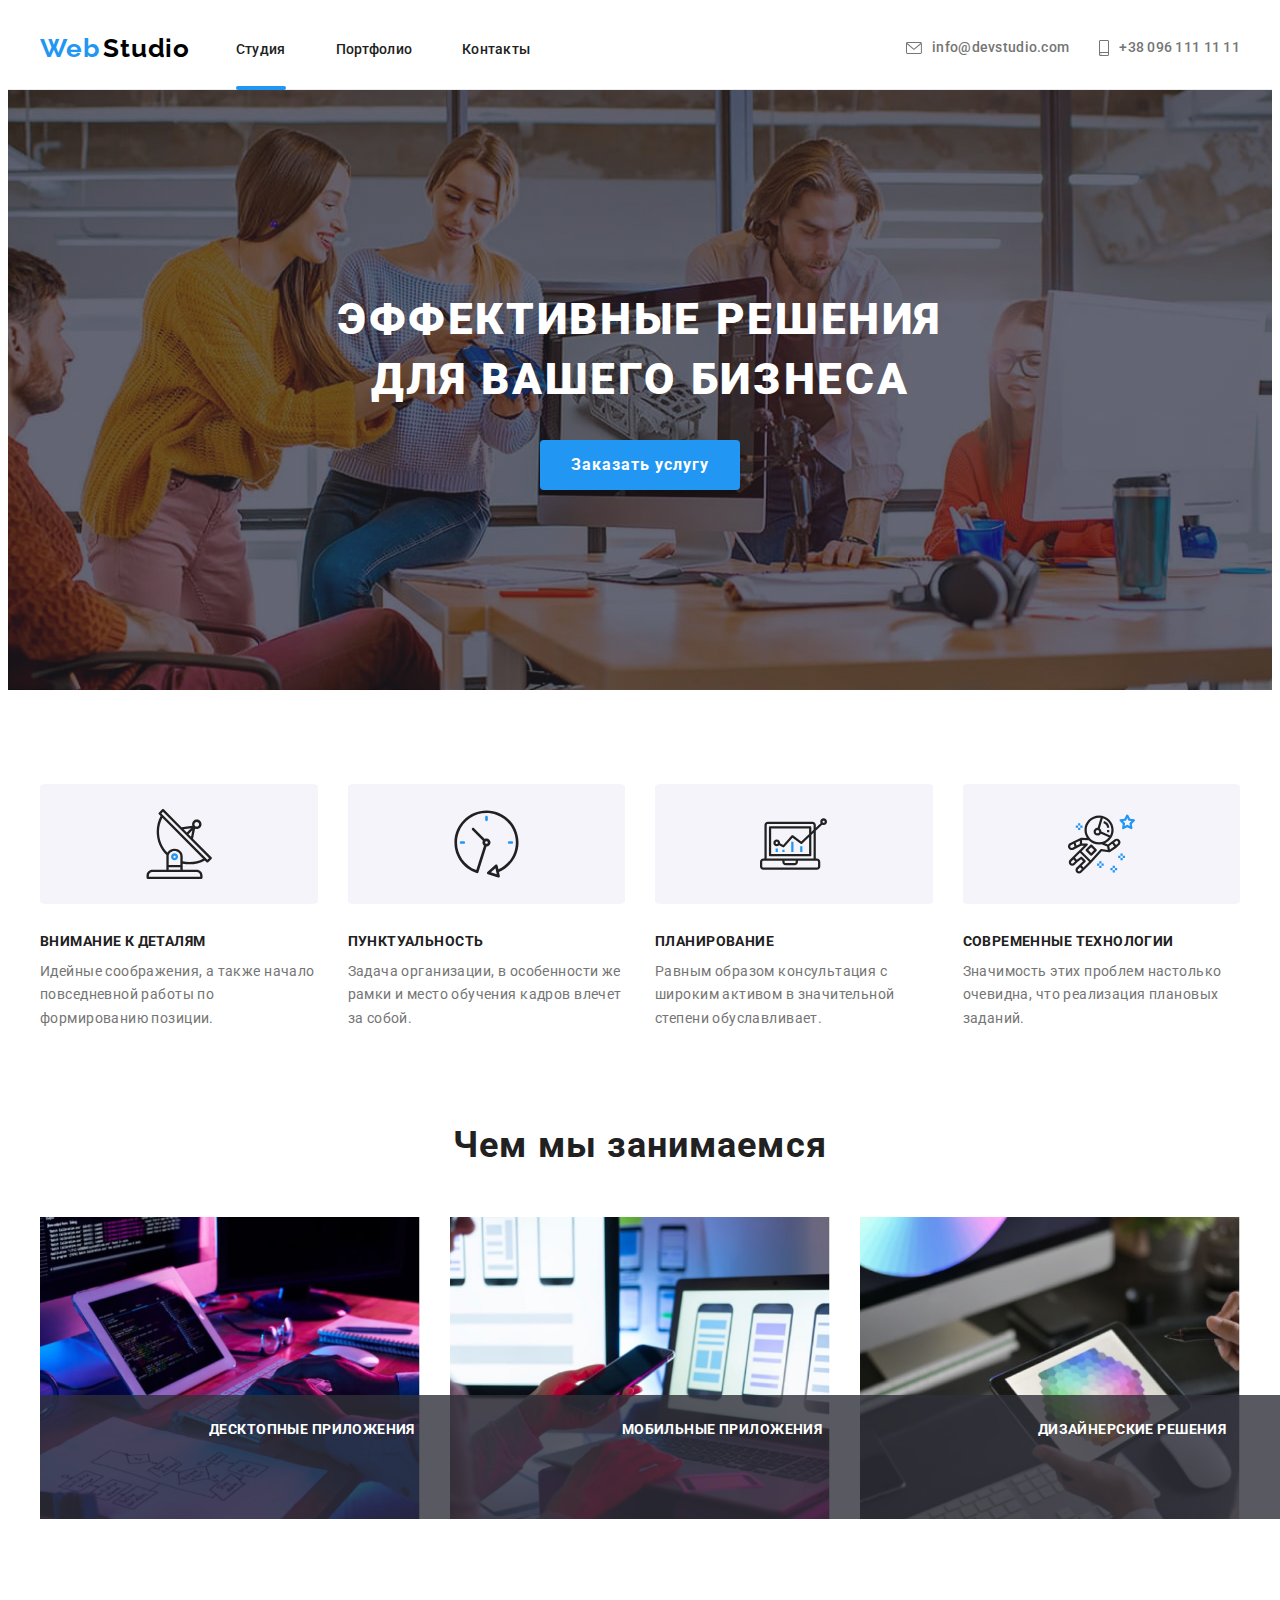
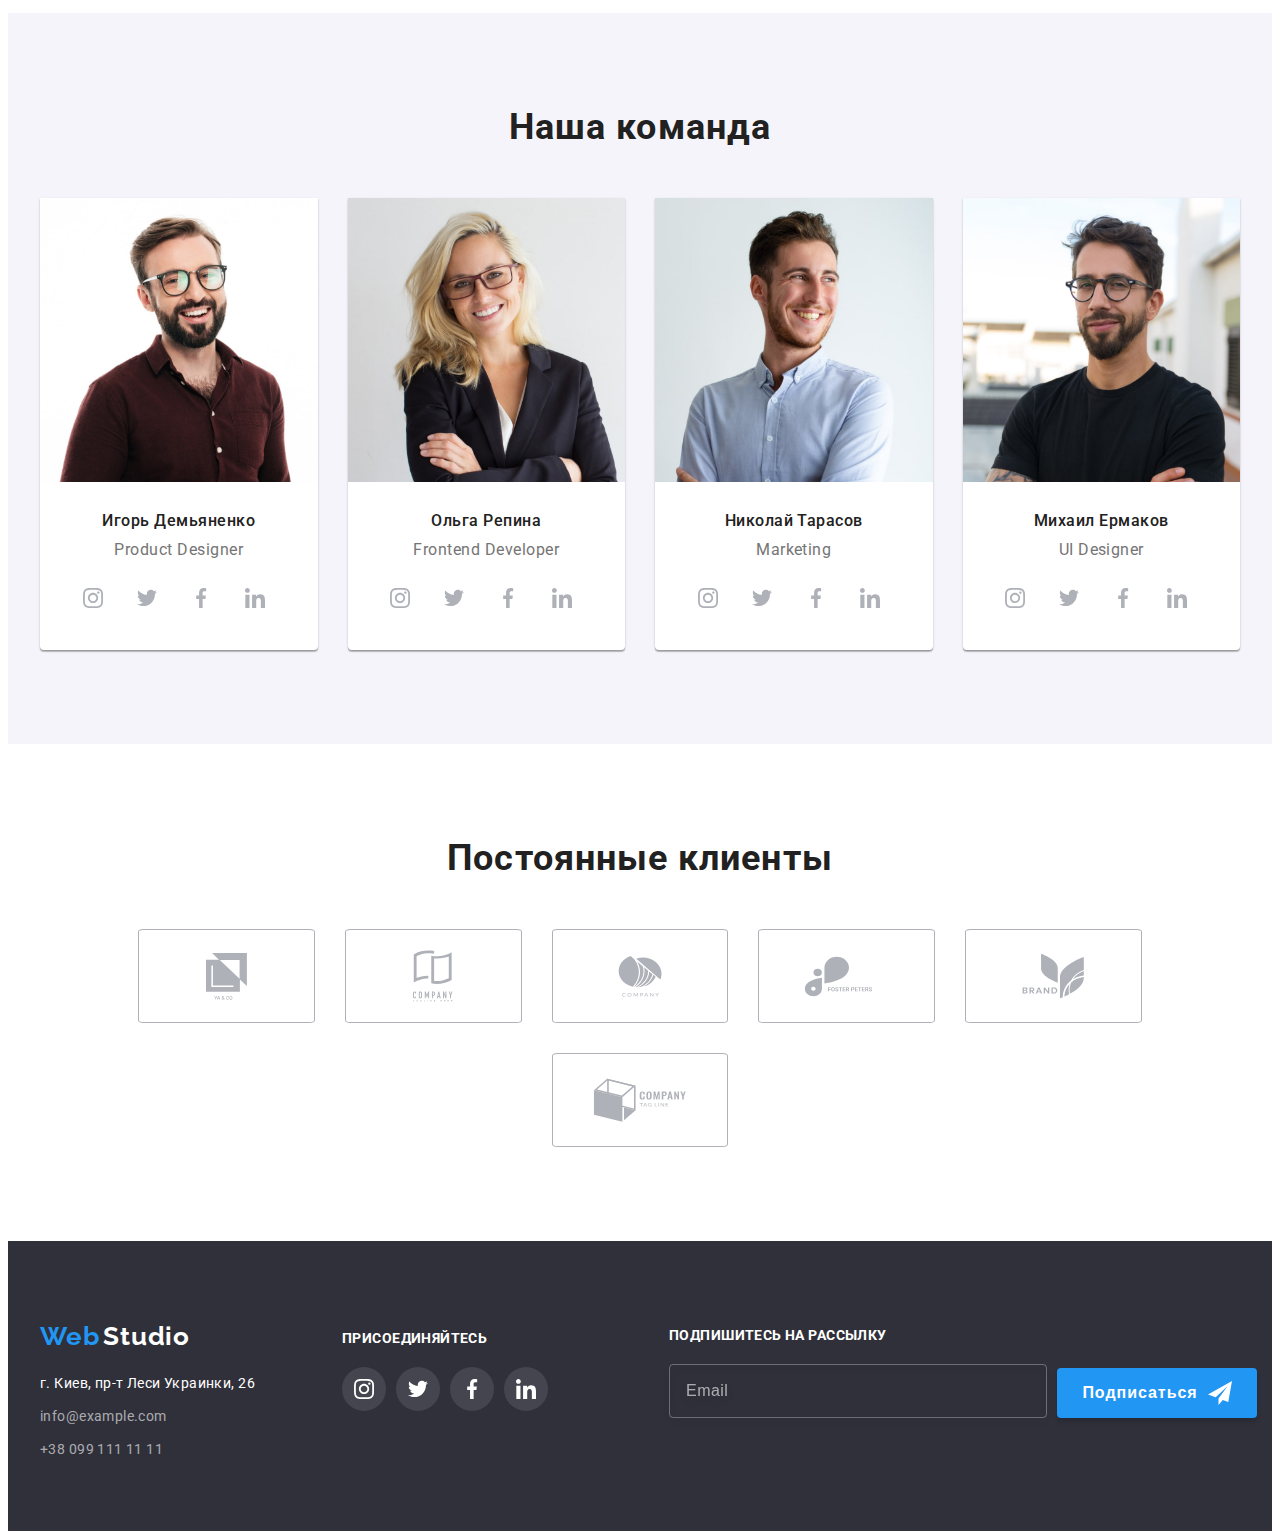
<file: index.html>
<!DOCTYPE html>
<html lang="ru">

<head>
    <meta charset="UTF-8">
    <meta http-equiv="X-UA-Compatible" content="IE=edge">
    <meta name="viewport" content="width=device-width, initial-scale=1.0">
    <link rel="preconnect" href="https://fonts.googleapis.com">
    <link rel="preconnect" href="https://fonts.gstatic.com" crossorigin>
    <link
        href="https://fonts.googleapis.com/css2?family=Raleway:wght@700&family=Roboto:wght@400;500;700;900&display=swap"
        rel="stylesheet">
    <title>WebStudio</title>
    <link rel="stylesheet" href="https://cdnjs.cloudflare.com/ajax/libs/modern-normalize/1.1.0/modern-normalize.min.css"
        integrity="sha512-wpPYUAdjBVSE4KJnH1VR1HeZfpl1ub8YT/NKx4PuQ5NmX2tKuGu6U/JRp5y+Y8XG2tV+wKQpNHVUX03MfMFn9Q=="
        crossorigin="anonymous" referrerpolicy="no-referrer" />
    <link rel="stylesheet" href="./css/main.min.css">
</head>

<body>

<header class="header">
    <div class="container">
            <div class="logo-container">
            <a class="logo link" href="/"><span class="logo__web">Web</span> <span
                    class="logo__studio">Studio</span></a>
            </div>
            <div class="nav-container">
            <nav class="nav">
                <ul class="nav__list list">
                    <li class="nav__item"><a href="#studio" class="nav__link link current">Студия</a></li>
                    <li class="nav__item"><a href="./portfolio.html" class="nav__link link">Портфолио</a></li>
                    <li class="nav__item"><a href="#contaсts" class="nav__link link">Контакты</a></li>
                </ul>
            </nav>
            </div>
            <div class="contacts">
                <ul class="contacts__list list">
                    <li class="contacts__item-connect"><a href="mailto:info@devstudio.com"
                            class="contacts__link-mail link">
                            <svg class="contacts__icon" width="16" height="12">
                                <use href="./img/icon.svg#icon-maill"></use>
                            </svg>info@devstudio.com</a></li>
                    <li class="contacts__item-connect"><a href="tel:+380961111111" 
                        class="contacts__link-tel link">
                        <svg class="contacts__icon" width="10" height="16">
                        <use href="./img/icon.svg#icon-smartphone"></use>
                    </svg>+38 096 111 11 11</a></li>
                </ul>
            <div>
                <button type="button" class="menu-open-btn">
                    <svg class="menu-open-btn-icon" width="40" height="40">
                        <use href="./img/icon.svg#icon-menu_40px"></use>
                    </svg></button>
            </div>
        </div>
        <div class="mob-menu is-hidden">
            <div class="container">
                <div class="mob-menu-top">
                    <button type="button" class="mob-menu-close-btn">
                        <svg class="mob-menu-close-icon" width="40" height="40">
                    <use href="./img/icon.svg#icon-close-black-18dp"></use>
                    </svg></button>
                <ul class="mob-menu__list list">
                    <li class="mob-menu__item"><a href="#studio" class="mob-menu__link link current-mob">Студия</a></li>
                    <li class="mob-menu__item"><a href="./portfolio.html" class="mob-menu__link link">Портфолио</a></li>
                    <li class="mob-menu__item"><a href="#contaсts" class="mob-menu__link link">Контакты</a></li>
                </ul>
                </div>
                <div class="mob-menu-bottom">
                <div class="mob-connect">
                    <ul class="mob-connect__list list">
                        <li class="mob-connect__item-call"><a href="tel:+380961111111" 
                            class="mob-connect__item-tel link">+38 096 111 11 11</a></li>
                        <li class="mob-connect__item-connect"><a href="mailto:info@devstudio.com"
                            class="mob-connect__link-mail link">info@devstudio.com</a></li>
                    </ul>
                </div>
                <ul class="mob-soc list">
                    <li class="mob-soc__item"><a href="" class="mob-soc__link count link">Instagram</a></li>
                    <li class="mob-soc__item"><a href="" class="mob-soc__link count link">Twitter</a></li>
                    <li class="mob-soc__item"><a href="" class="mob-soc__link count link">Facebook</a></li>
                    <li class="mob-soc__item"><a href="" class="mob-soc__link link">LinkedIn</a></li>
                </ul>
                </div>
            </div>
        </div>
    </div>
</header>
<main>
    <section id="studio" class="studio">
            <div class="studio-content">
                <h1 class="studio-content__title">Эффективные решения для вашего бизнеса</h1>
            </div>    
                <button type="button" class="studio-content__btn" data-modal-open>Заказать услугу</button>
    </section>
    <section class="benefits">
            <div class="container">
                <h2 class="benefits__company">Преимущества компании</h2>
                <ul class="card-list list">
                    <li class="card-list__item">
                        <div class="card-list__image">
                        <svg class="card-list__icon" width="70" height="70">
                            <use href="./img/icon.svg#icon-Group-1"></use>
                        </svg>
                        </div>
                        <h3 class="card-list__title">Внимание к деталям</h3>
                        <p class="card-list__text">Идейные соображения, а также начало повседневной работы по формированию
                            позиции.</p>
                    </li>
                    <li class="card-list__item">
                        <div class="card-list__image">
                            <svg class="card-list__icon" width="67" height="70">
                                <use href="./img/icon.svg#icon-Group-2"></use>
                            </svg>
                        </div>
                        <h3 class="card-list__title">Пунктуальность</h3>
                        <p class="card-list__text">Задача организации, в особенности же рамки и место обучения кадров
                            влечет за
                            собой.</p>
                    </li>
                    <li class="card-list__item">
                        <div class="card-list__image">
                            <svg class="card-list__icon" width="67" height="70">
                                <use href="./img/icon.svg#icon-Group-3"></use>
                            </svg>
                        </div>
                        <h3 class="card-list__title">Планирование</h3>
                        <p class="card-list__text">Равным образом консультация с широким активом в значительной степени
                            обуславливает.</p>
                    </li>
                    <li class="card-list__item">
                        <div class="card-list__image">
                            <svg class="card-list__icon" width="67" height="70">
                                <use href="./img/icon.svg#icon-Group-4"></use>
                            </svg>
                        </div>
                        <h3 class="card-list__title">Современные технологии</h3>
                        <p class="card-list__text">Значимость этих проблем настолько очевидна, что реализация плановых
                            заданий.
                        </p>
                    </li>
                </ul>
            </div>
    </section>
    <section class="about">
            <div class="container">
                <h2 class="title__section">Чем мы занимаемся</h2>
                <ul class="work-list list">
                    <li class="work-list__item">
                        <img srcset="
                        ./img/doing1x075.jpg 279w, 
                        ./img/doing1.jpg 370w,
                        ./img/doing1x15.jpg 556w,
                        ./img/doing1x2.jpg 740w"
                        src="./img/doing1.jpg" 
                        alt="графики" 
                        sizes="(min-width: 1200px) 33vw"
                        />
                        <p class="work-list__text">Десктопные приложения</p>
                    </li>
                    <li class="work-list__item"> 
                        <img srcset="
                        ./img/doing2x075.jpg 279w, 
                        ./img/doing2.jpg 370w,
                        ./img/doing2x15.jpg 556w,
                        ./img/doing2x2.jpg 740w"
                        src="./img/doing2.jpg" 
                        alt="графики" 
                        sizes="(min-width: 1200px) 33vw"
                        />
                        <p class="work-list__text">Мобильные приложения</p>
                    </li>
                    <li class="work-list__item"> 
                        <img srcset="
                        ./img/doing3x075.jpg 279w, 
                        ./img/doing3.jpg 370w,
                        ./img/doing3x15.jpg 556w,
                        ./img/doing3x2.jpg 740w"
                        src="./img/doing3.jpg" 
                        alt="графики" 
                        sizes="(min-width: 1200px) 33vw"
                        />
                        <p class="work-list__text">Дизайнерские решения</p>
                    </li>
                </ul>
            </div>
    </section>
    <section class="team">
            <div class="container">
                <h2 class="team__logo title__section">Наша команда</h2>
                <ul class="team__list list">
                    <li class="team__item">
                        <img srcset="
                        ./img/peopledesk1.jpg 270w,
                        ./img/peopletabl1.jpg 354w,
                        ./img/peoplemob1.jpg 450w,
                        ./img/peopledesk1x2.jpg 540w,
                        ./img/peopletabl1x2.jpg 708w,
                        ./img/peoplemob1x2.jpg 900w"
                        src="./img/peoplemob1.jpg" 
                        alt="менеджер1" 
                        sizes="(min-width: 480px) 100vw, (min-width: 768px) 50vw, (min-width: 1200px) 25vw"
                        />
                        <div class="team__container">
                            <h3 class="team__title">Игорь Демьяненко</h3>
                            <p class="team__text" lang="en">Product Designer</p>
                            <ul class="soc-list list">
                                <li class="soc-list__item"><a href="" class="soc-list__link link">
                                        <svg class="soc-list__icon" width="20" height="20">
                                            <use href="./img/icon.svg#icon-instagram"></use>
                                        </svg>
                                    </a></li>
                                <li class="soc-list__item"><a href="" class="soc-list__link link"><svg
                                            class="soc-list__icon" width="20" height="20">
                                            <use href="./img/icon.svg#icon-twitter"></use>
                                        </svg></a></li>
                                <li class="soc-list__item"><a href="" class="soc-list__link link"><svg
                                            class="soc-list__icon" width="20" height="20">
                                            <use href="./img/icon.svg#icon-facebook"></use>
                                        </svg></a></li>
                                <li class="soc-list__item"><a href="" class="soc-list__link link"><svg
                                            class="soc-list__icon" width="20" height="20">
                                            <use href="./img/icon.svg#icon-linkedin"></use>
                                        </svg></a></li>
                            </ul>
                        </div>
                    </li>
                    <li class="team__item">
                        <img srcset="
                        ./img/peopledesk2.jpg 270w,
                        ./img/peopletabl2.jpg 354w,
                        ./img/peoplemob2.jpg 450w,
                        ./img/peopledesk2x2.jpg 540w,
                        ./img/peopletabl2x2.jpg 708w,
                        ./img/peoplemob2x2.jpg 900w"
                        src="./img/peoplemob2.jpg" 
                        alt="менеджер2"
                        sizes="(min-width: 480px) 100vw, (min-width: 768px) 50vw, (min-width: 1200px) 25vw"
                        />
                        <div class="team__container">
                            <h3 class="team__title">Ольга Репина</h3>
                            <p class="team__text" lang="en">Frontend Developer</p>
                            <ul class="soc-list list">
                                <li class="soc-list__item"><a href="" class="soc-list__link link">
                                        <svg class="soc-list__icon" width="20" height="20">
                                            <use href="./img/icon.svg#icon-instagram"></use>
                                        </svg>
                                    </a></li>
                                <li class="soc-list__item"><a href="" class="soc-list__link link"><svg class="soc-list__icon" width="20" height="20">
                                            <use href="./img/icon.svg#icon-twitter"></use>
                                        </svg></a></li>
                                <li class="soc-list__item"><a href="" class="soc-list__link link"><svg class="soc-list__icon" width="20" height="20">
                                            <use href="./img/icon.svg#icon-facebook"></use>
                                        </svg></a></li>
                                <li class="soc-list__item"><a href="" class="soc-list__link link"><svg class="soc-list__icon" width="20" height="20">
                                            <use href="./img/icon.svg#icon-linkedin"></use>
                                        </svg></a></li>
                            </ul>
                        </div>
                    </li>
                    <li class="team__item">
                        <img srcset="
                        ./img/peopledesk3.jpg 270w,
                        ./img/peopletabl3.jpg 354w,
                        ./img/peoplemob3.jpg 450w,
                        ./img/peopledesk3x2.jpg 540w,
                        ./img/peopletabl3x2.jpg 708w,
                        ./img/peoplemob3x2.jpg 900w"
                        src="./img/peoplemob3.jpg"
                        alt="менеджер3"
                        sizes="(min-width: 480px) 100vw, (min-width: 768px) 50vw, (min-width: 1200px) 25vw"
                        />
                        <div class="team__container">
                            <h3 class="team__title">Николай Тарасов</h3>
                            <p class="team__text" lang="en">Marketing</p>
                            <ul class="soc-list list">
                                <li class="soc-list__item"><a href="" class="soc-list__link link">
                                        <svg class="soc-list__icon" width="20" height="20">
                                            <use href="./img/icon.svg#icon-instagram"></use>
                                        </svg>
                                    </a></li>
                                <li class="soc-list__item"><a href="" class="soc-list__link link"><svg class="soc-list__icon" width="20" height="20">
                                            <use href="./img/icon.svg#icon-twitter"></use>
                                        </svg></a></li>
                                <li class="soc-list__item"><a href="" class="soc-list__link link"><svg class="soc-list__icon" width="20" height="20">
                                            <use href="./img/icon.svg#icon-facebook"></use>
                                        </svg></a></li>
                                <li class="soc-list__item"><a href="" class="soc-list__link link"><svg class="soc-list__icon" width="20" height="20">
                                            <use href="./img/icon.svg#icon-linkedin"></use>
                                        </svg></a></li>
                            </ul>
                        </div>
                    </li>
                    <li class="team__item">
                        <img srcset="
                        ./img/peopledesk4.jpg 270w,
                        ./img/peopletabl4.jpg 354w,
                        ./img/peoplemob4.jpg 450w,
                        ./img/peopledesk4x2.jpg 540w,
                        ./img/peopletabl4x2.jpg 708w,
                        ./img/peoplemob4x2.jpg 900w"
                        src="./img/peoplemob4.jpg" 
                        alt="менеджер4" 
                        sizes="(min-width: 480px) 100vw, (min-width: 768px) 50vw, (min-width: 1200px) 25vw"
                        />
                        <div class="team__container">
                            <h3 class="team__title">Михаил Ермаков</h3>
                            <p class="team__text" lang="en">UI Designer</p>
                            <ul class="soc-list list">
                                <li class="soc-list__item"><a href="" class="soc-list__link link">
                                        <svg class="soc-list__icon" width="20" height="20">
                                            <use href="./img/icon.svg#icon-instagram"></use>
                                        </svg>
                                    </a></li>
                                <li class="soc-list__item"><a href="" class="soc-list__link link"><svg class="soc-list__icon" width="20" height="20">
                                            <use href="./img/icon.svg#icon-twitter"></use>
                                        </svg></a></li>
                                <li class="soc-list__item"><a href="" class="soc-list__link link"><svg class="soc-list__icon" width="20" height="20">
                                            <use href="./img/icon.svg#icon-facebook"></use>
                                        </svg></a></li>
                                <li class="soc-list__item"><a href="" class="soc-list__link link"><svg class="soc-list__icon" width="20" height="20">
                                            <use href="./img/icon.svg#icon-linkedin"></use>
                                        </svg></a></li>
                            </ul>
                        </div>
                    </li>
                </ul>
            </div>
    </section>
    <section class="clients">
    <div class="container">
            <h2 class="clients__title title__section">Постоянные клиенты</h2>
            <ul class="clients__list list">
                <li class="clients__item"><a href="" class="clients__link link">
                    <svg class="clients__icon" width="41" height="47">
                    <use href="./img/icon.svg#icon-clients-1"></use>
                </svg></a></li>
                <li class="clients__item"><a href="" class="clients__link link">
                    <svg class="clients__icon" width="40" height="52">
                        <use href="./img/icon.svg#icon-clients-2"></use>
                    </svg></a></li>
                <li class="clients__item"><a href="" class="clients__link link">
                    <svg class="clients__icon" width="44" height="42">
                        <use href="./img/icon.svg#icon-clients-3"></use>
                    </svg></a></li>
                <li class="clients__item"><a href="" class="clients__link link">
                    <svg class="clients__icon" width="85" height="41">
                        <use href="./img/icon.svg#icon-clients-4"></use>
                    </svg></a></li>
                <li class="clients__item"><a href="" class="clients__link link">
                    <svg class="clients__icon" width="63" height="46">
                        <use href="./img/icon.svg#icon-clients-5"></use>
                    </svg></a></li>
                <li class="clients__item"><a href="" class="clients__link link">
                    <svg class="clients__icon" width="94" height="44">
                        <use href="./img/icon.svg#icon-clients-6"></use>
                    </svg></a></li>
            </ul>
    </div>
    </section>
</main>
<footer id="contavts" class="footer">
<div class="container">
        <div class="footer-container">
        <div class="footer-list__container">
        <ul class="footer-list list">
            <li class="footer-list__item">          
                <a class="footer-list__logo link" href="/"><span class="footer-list__web link">Web</span> <span
            class="footer-list__studio">Studio</span></a>
                <address class="address">
                <ul class="address__list list">
                    <li class="address__content"><a href="https://goo.gl/maps/Sv4f2n2z4F3GZWwy5"
                            class="address__link link">г. Киев, пр-т Леси Украинки, 26</a></li>
                    <li class="address__item"><a href="mailto:info@example.com"
                            class="address__mail link">info@example.com</a>
                    </li>
                    <li class="address__tel"><a href="tel:+380991111111" class="address__call link">+38 099 111 11
                            11</a>
                    </li> 
                </ul>
                </address>
            </li>
            <div class="join">
            <li class="join__content list">
                <h3 class="join__title">присоединяйтесь</h3>
                <ul class="join__list list">
                <li class="join__item"><a href="" class="join__link link">
                        <svg class="join__icon" width="20" height="20">
                            <use href="./img/icon.svg#icon-instagram"></use></svg></a>
                </li>
                <li class="join__item"><a href="" class="join__link link">
                    <svg class="join__icon" width="20" height="20">
                            <use href="./img/icon.svg#icon-twitter"></use></svg></a>
                </li>
                <li class="join__item"><a href="" class="join__link link">
                    <svg class="join__icon" width="20" height="20">
                            <use href="./img/icon.svg#icon-facebook"></use></svg></a>
                </li>
                <li class="join__item"><a href="" class="join__link link">
                    <svg class="join__icon" width="20" height="20">
                            <use href="./img/icon.svg#icon-linkedin"></use></svg></a>
                </li>
                </ul>
            </li>
            </div>
            </div>
            <div class="subscribe">
            <li class="subscribe__list list">
                <div class="subscribe-container__input">
                        <p class="subscribe__title">Подпишитесь на рассылку</p>
                <form name="subscribe-form">
                        <label for="subscribe-label"></label>
                        <input type="email" class="subscribe__input" 
                               name="subscribe-label" id="subscribe-label" placeholder="Email">
                </div>
                <div class="subscribe__button-container">
                    <button type="submit" class="subscribe__button"
                    >Подписаться<svg class="subscribe__icon" width="24" height="24">
                        <use href="./img/icon.svg#icon-icon-send"></use>
                    </svg></button>
                </div>
                </form>
            </li>
            </div>
        </ul>
        </div>
</div>
</footer>
<div class="backdrop is-hidden" data-modal>
    <div class="modal">
        <button type="button" class="modal__close-btn" data-modal-close>
            <svg class="modal__close-icon" width="18" height="18">
            <use href="./img/icon.svg#icon-close-black-18dp"></use>
        </svg></button>
        <p class="modal__title">Оставьте свои данные, мы вам перезвоним</p>
        <form>
            <div class="modal__field">
                <label for="user-name" class="modal__label">Имя</label>
                <div class="modal__input-wrap">
                <input type="text" class="modal__input" name="user-name" placeholder="" 
                required id="user-name">
                <svg class="modal__icon" width="18" height="18">
                    <use href="./img/icon.svg#icon-person-black-18dp-1"></use>
                </svg>
                </div>
            </div>
            <div class="modal__field">
                <label for="user-tel" class="modal__label">Телефон</label>
                <div class="modal__input-wrap">
                <input type="tel" class="modal__input" name="user-tel" placeholder="" required
                id="user-tel"><svg class="modal__icon" width="18" height="18">
                    <use href="./img/icon.svg#icon-phone-black-18dp-1"></use>
                </svg>
                </div>
            </div>
            <div class="modal__field">
                <label for="user-email" class="modal__label">Почта</label>
                <div class="modal__input-wrap">
                <input type="email" class="modal__input" name="user-email" placeholder=""
                id="user-email"><svg class="modal__icon" width="18" height="18">
                    <use href="./img/icon.svg#icon-email-black-18dp-1"></use>
                </svg>
                </div>
            </div>
            <div class="modal__field">
                <label for="user-text" class="modal__label">Комментарий</label>
                <div class="modal__input-wrap">
                <textarea name="user-text" id="user-text" class="madal-text"
                placeholder="Введите текст"></textarea>
                </div>
            </div>
            <div class="modal__field">
                <input type="checkbox" name="privacy" value="true" 
                class="modal__check visually-hidden" id="privacy" >
                <label for="privacy" class="modal__check-text"><span>
                    <svg class="modal__check-icon" width="11" height="8">
                        <use href="./img/icon.svg#icon-icon-check">
                    </use></svg></span>Соглашаюсь с рассылкой и принимаю<a 
                    href="" class="modal__check-link">Условия договора</a></label>
            </div>
            <div class="modal-btn-send">
            <button type="submit" class="btn-send">Отправить</button>
            </div>
        </form>
    </div>
</div>
<script src="./js/menu.js"></script>
<script src="./js/modal.js"></script>
</body>

</html>
</file>
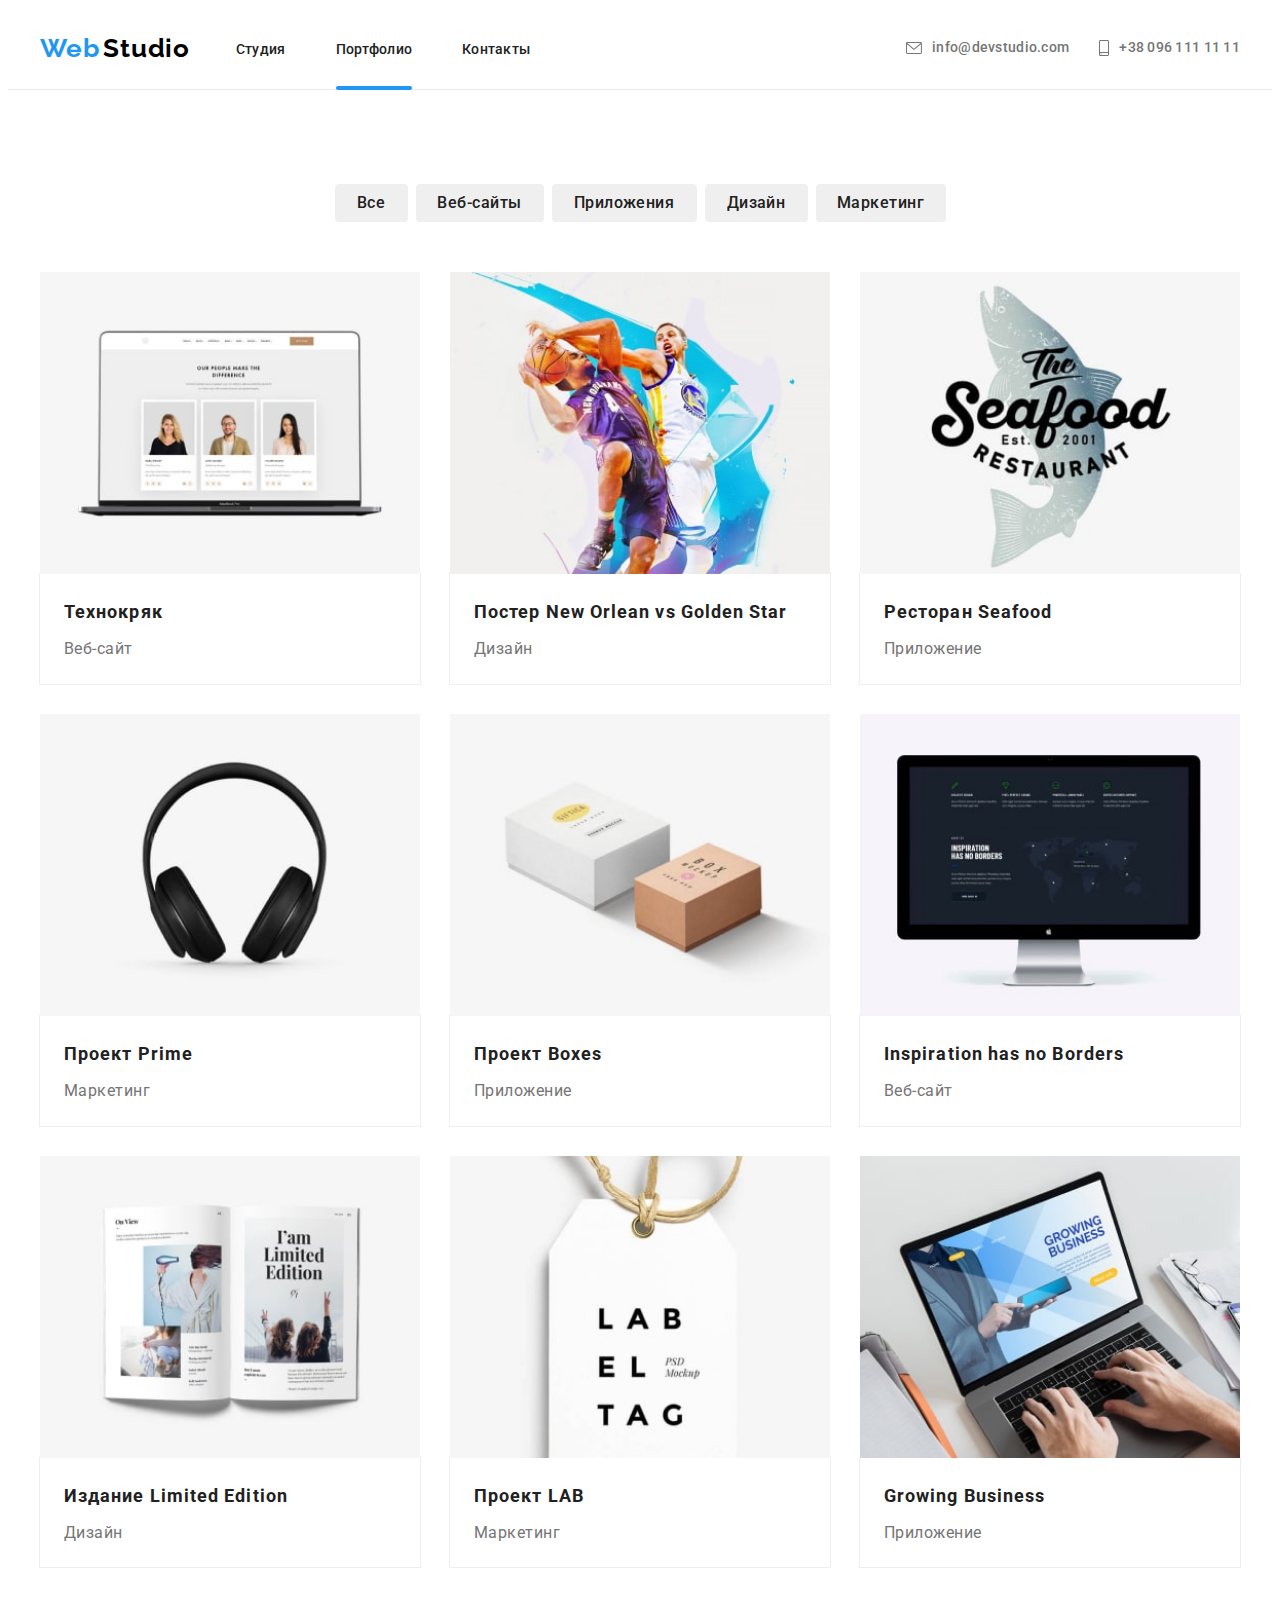
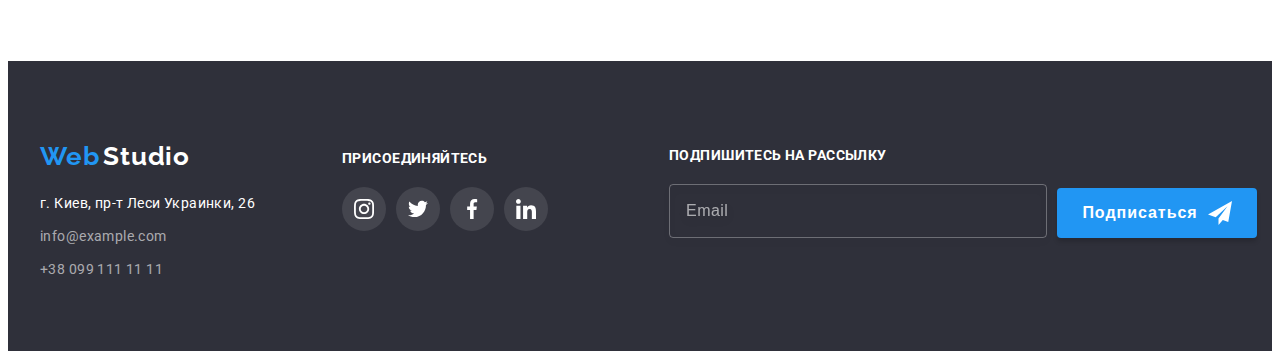
<file: portfolio.html>
<!DOCTYPE html>
<html lang="ru">
<head>
    <meta charset="UTF-8">
    <meta http-equiv="X-UA-Compatible" content="IE=edge">
    <meta name="viewport" content="width=device-width, initial-scale=1.0">
    <link rel="preconnect" href="https://fonts.googleapis.com">
    <link rel="preconnect" href="https://fonts.gstatic.com" crossorigin>
    <link href="https://fonts.googleapis.com/css2?family=Raleway:wght@700&family=Roboto:wght@400;500;700;900&display=swap" rel="stylesheet">
    <title>Portfolio</title>
    <link rel="stylesheet" href="https://cdnjs.cloudflare.com/ajax/libs/modern-normalize/1.1.0/modern-normalize.min.css"
        integrity="sha512-wpPYUAdjBVSE4KJnH1VR1HeZfpl1ub8YT/NKx4PuQ5NmX2tKuGu6U/JRp5y+Y8XG2tV+wKQpNHVUX03MfMFn9Q=="
        crossorigin="anonymous" referrerpolicy="no-referrer" />
    <link rel="stylesheet" href="./css/main.min.css">
</head>
<body>
    <header class="header">
        <div class="container">
                <div class="logo-container">
                <a class="logo link" href="/"><span class="logo__web">Web</span> <span
                        class="logo__studio">Studio</span></a>
                </div>
                <div class="nav-container">
                <nav class="nav">
                    <ul class="nav__list list">
                        <li class="nav__item"><a href="./index.html" class="nav__link link ">Студия</a></li>
                        <li class="nav__item"><a href="./portfolio.html" class="nav__link link current">Портфолио</a></li>
                        <li class="nav__item"><a href="#contaсts" class="nav__link link">Контакты</a></li>
                    </ul>
                </nav>
                </div>
                <div class="contacts">
                    <ul class="contacts__list list">
                        <li class="contacts__item-connect"><a href="mailto:info@devstudio.com"
                                class="contacts__link-mail link">
                                <svg class="contacts__icon" width="16" height="12">
                                    <use href="./img/icon.svg#icon-maill"></use>
                                </svg>info@devstudio.com</a></li>
                        <li class="contacts__item-connect"><a href="tel:+380961111111" 
                            class="contacts__link-tel link">
                            <svg class="contacts__icon" width="10" height="16">
                            <use href="./img/icon.svg#icon-smartphone"></use>
                        </svg>+38 096 111 11 11</a></li>
                    </ul>
                <div>
                    <button type="button" class="menu-open-btn">
                        <svg class="menu-open-btn-icon" width="40" height="40">
                            <use href="./img/icon.svg#icon-menu_40px"></use>
                        </svg></button>
                </div>
            </div>
            <div class="mob-menu is-hidden">
                <div class="container">
                    <div class="mob-menu-top">
                        <button type="button" class="mob-menu-close-btn">
                            <svg class="mob-menu-close-icon" width="40" height="40">
                        <use href="./img/icon.svg#icon-close-black-18dp"></use>
                        </svg></button>
                    <ul class="mob-menu__list list">
                        <li class="mob-menu__item"><a href="./index.html" class="mob-menu__link link ">Студия</a></li>
                        <li class="mob-menu__item"><a href="./portfolio.html" class="mob-menu__link link current-mob">Портфолио</a></li>
                        <li class="mob-menu__item"><a href="#contaсts" class="mob-menu__link link">Контакты</a></li>
                    </ul>
                    </div>
                    <div class="mob-menu-bottom">
                    <div class="mob-connect">
                        <ul class="mob-connect__list list">
                            <li class="mob-connect__item-call"><a href="tel:+380961111111" 
                                class="mob-connect__item-tel link">+38 096 111 11 11</a></li>
                            <li class="mob-connect__item-connect"><a href="mailto:info@devstudio.com"
                                class="mob-connect__link-mail link">info@devstudio.com</a></li>
                        </ul>
                    </div>
                    <ul class="mob-soc list">
                        <li class="mob-soc__item"><a href="" class="mob-soc__link count link">Instagram</a></li>
                        <li class="mob-soc__item"><a href="" class="mob-soc__link count link">Twitter</a></li>
                        <li class="mob-soc__item"><a href="" class="mob-soc__link count link">Facebook</a></li>
                        <li class="mob-soc__item"><a href="" class="mob-soc__link link">LinkedIn</a></li>
                    </ul>
                    </div>
                </div>
            </div>
        </div>
    </header>
<main> 
     <section class="portfolio">
        <div class="container">
         <ul class="portfolio__btn-list list">
             <li class="portfolio__btn-item"><button type="button" class="portfolio__btn all">Все</button></li>
             <li class="portfolio__btn-item"><button type="button" class="portfolio__btn sites">Веб-сайты</button></li>
             <li class="portfolio__btn-item"><button type="button" class="portfolio__btn applications">Приложения</button></li>
             <li class="portfolio__btn-item"><button type="button" class="portfolio__btn design">Дизайн</button></li>
             <li class="portfolio__btn-item"><button type="button" class="portfolio__btn marketing">Маркетинг</button></li>
         </ul>
        <div class="portfolio__list">
         <ul class="portfolio__content list">
             <li class="portfolio__item">
                 <div class="portfolio__top-wrap">
                    <picture>
                        <source
                        srcset="./img/portdesk1.jpg 1x, 
                        ./img/portdesk1x2.jpg  2x" 
                        media="(min-width: 1200px)"
                        />
                        <source
                        srcset="./img/porttab1.jpg 1x, 
                        ./img/porttab1x2.jpg 2x" 
                        media="(min-width: 768px)"
                        />
                        <source
                        srcset="./img/portmob1.jpg 1x, 
                        ./img/portmob1x2.jpg 2x" 
                        media="(min-width: 480px)"
                        />
                        <img 
                        src="./img/portdesk1.jpg" 
                        alt="Веб-сайт" 
                        width="370" height="294"
                        >
                    </picture>
                 <p class="portfolio__top-text">Ресурс предлагает комплексные предложения с разным уровнем функционала и сервисов. Все это позволит посетителю получить
                исчерпывающие сведения о компании или частном лице.</p>
                </div>
                <div class="portfolio__container">
                 <h3 class="portfolio__title">Технокряк</h3>
                 <p class="portfolio__text">Веб-сайт</p>
                </div>
             </li>
             <li class="portfolio__item">
                <div class="portfolio__top-wrap">
                    <picture>
                        <source
                        srcset="./img/portdesk2.jpg 1x, 
                        ./img/portdesk2x2.jpg 2x" 
                        media="(min-width: 1200px)"
                        />
                        <source
                        srcset="./img/porttab2.jpg 1x, 
                        ./img/porttab2x2.jpg 2x" 
                        media="(min-width: 768px)"
                        />
                        <source
                        srcset="./img/portmob2.jpg 1x, 
                        ./img/portmob2x2.jpg 2x" 
                        media="(min-width: 480px)"
                        />
                        <img 
                        src="./img/portdesk2.jpg" 
                        alt="Веб-сайт" 
                        width="370" height="294"
                        >
                    </picture>
                <p class="portfolio__top-text">Ресурс предлагает комплексные предложения с разным уровнем функционала и сервисов. Все это
                    позволит посетителю получить
                    исчерпывающие сведения о компании или частном лице.</p>
                </div> 
                <div class="portfolio__container">
                 <h3 class="portfolio__title">Постер New Orlean vs Golden Star</h3>
                 <p class="portfolio__text">Дизайн</p>
                </div>
             </li>
             <li class="portfolio__item">
                <div class="portfolio__top-wrap">
                    <picture>
                        <source
                        srcset="./img/portdesk3.jpg 1x, 
                        ./img/portdesk3x2.jpg 2x" 
                        media="(min-width: 1200px)"
                        />
                        <source
                        srcset="./img/porttab3.jpg 1x, 
                        ./img/porttab3x2.jpg  2x" 
                        media="(min-width: 768px)"
                        />
                        <source
                        srcset="./img/portmob3.jpg 1x, 
                        ./img/portmob3x2.jpg 2x" 
                        media="(min-width: 480px)"
                        />
                        <img 
                        src="./img/portdesk3.jpg" 
                        alt="Веб-сайт" 
                        width="370" height="294"
                        >
                    </picture>
                 <p class="portfolio__top-text">Ресурс предлагает комплексные предложения с разным уровнем функционала и сервисов. Все это позволит посетителю получить
                исчерпывающие сведения о компании или частном лице.</p>
                </div>
                <div class="portfolio__container">
                 <h3 class="portfolio__title">Ресторан Seafood</h3>
                 <p class="portfolio__text">Приложение</p>
                </div>
             </li>
             <li class="portfolio__item">
                <div class="portfolio__top-wrap">
                    <picture>
                        <source
                        srcset="./img/portdesk4.jpg 1x, 
                        ./img/portdesk4x2.jpg 2x" 
                        media="(min-width: 1200px)"
                        />
                        <source
                        srcset="./img/porttab4.jpg 1x, 
                        ./img/porttab4x2.jpg 2x" 
                        media="(min-width: 768px)"
                        />
                        <source
                        srcset="./img/portmob4.jpg 1x, 
                        ./img/portmob4x2.jpg 2x" 
                        media="(min-width: 480px)"
                        />
                        <img 
                        src="./img/portdesk4.jpg" 
                        alt="Веб-сайт" 
                        width="370" height="294"
                        >
                    </picture>
                 <p class="portfolio__top-text">Ресурс предлагает комплексные предложения с разным уровнем функционала и сервисов. Все это позволит посетителю получить
                исчерпывающие сведения о компании или частном лице.</p>
                </div>
                <div class="portfolio__container">
                 <h3 class="portfolio__title">Проект Prime</h3>
                 <p class="portfolio__text">Маркетинг</p>
                </div>
             </li>
             <li class="portfolio__item">
                <div class="portfolio__top-wrap">
                    <picture>
                        <source
                        srcset="./img/portdesk5.jpg 1x, 
                        ./img/portdesk5x2.jpg 2x" 
                        media="(min-width: 1200px)"
                        />
                        <source
                        srcset="./img/porttab5.jpg 1x, 
                        ./img/porttab5x2.jpg 2x" 
                        media="(min-width: 768px)"
                        />
                        <source
                        srcset="./img/portmob5.jpg 1x, 
                        ./img/portmob5x2.jpg 2x" 
                        media="(min-width: 480px)"
                        />
                        <img 
                        src="./img/portdesk5.jpg" 
                        alt="Веб-сайт" 
                        width="370" height="294"
                        >
                    </picture>
                 <p class="portfolio__top-text">Ресурс предлагает комплексные предложения с разным уровнем функционала и сервисов. Все это позволит посетителю получить
                    исчерпывающие сведения о компании или частном лице.</p>
                </div>
                <div class="portfolio__container">
                 <h3 class="portfolio__title">Проект Boxes</h3>
                 <p class="portfolio__text">Приложение</p>
                </div>
             </li>
             <li class="portfolio__item">
                <div class="portfolio__top-wrap">
                    <picture>
                        <source
                        srcset="./img/portdesk6.jpg 1x, 
                        ./img/portdesk6x2.jpg 2x" 
                        media="(min-width: 1200px)"
                        />
                        <source
                        srcset="./img/porttab6.jpg 1x, 
                        ./img/porttab6x2.jpg 2x" 
                        media="(min-width: 768px)"
                        />
                        <source
                        srcset="./img/portmob6.jpg 1x, 
                        ./img/portmob6x2.jpg 2x" 
                        media="(min-width: 480px)"
                        />
                        <img 
                        src="./img/portdesk6.jpg" 
                        alt="Веб-сайт" 
                        width="370" height="294"
                        >
                    </picture>
                 <p class="portfolio__top-text">Ресурс предлагает комплексные предложения с разным уровнем функционала и сервисов. Все это позволит посетителю получить
                исчерпывающие сведения о компании или частном лице.</p>
                </div>
                <div class="portfolio__container">
                 <h3 class="portfolio__title">Inspiration has no Borders</h3>
                 <p class="portfolio__text">Веб-сайт</p>
                </div>
             </li>
             <li class="portfolio__item">
                <div class="portfolio__top-wrap">
                    <picture>
                        <source
                        srcset="./img/portdesk7.jpg 1x, 
                        ./img/portdesk7x2.jpg 2x" 
                        media="(min-width: 1200px)"
                        />
                        <source
                        srcset="./img/porttab7.jpg 1x, 
                        ./img/porttab7x2.jpg 2x" 
                        media="(min-width: 768px)"
                        />
                        <source
                        srcset="./img/portmob7.jpg 1x, 
                        ./img/portmob7x2.jpg 2x" 
                        media="(min-width: 480px)"
                        />
                        <img 
                        src="./img/portdesk7.jpg" 
                        alt="Веб-сайт" 
                        width="370" height="294"
                        >
                    </picture>
                 <p class="portfolio__top-text">Ресурс предлагает комплексные предложения с разным уровнем функционала и сервисов. Все это позволит посетителю получить
                исчерпывающие сведения о компании или частном лице.</p>
                </div>
                <div class="portfolio__container">
                 <h3 class="portfolio__title">Издание Limited Edition</h3>
                 <p class="portfolio__text">Дизайн</p>
                </div>
             </li>
             <li class="portfolio__item">
                <div class="portfolio__top-wrap">
                    <picture>
                        <source
                        srcset="./img/portdesk8.jpg 1x, 
                        ./img/portdesk8x2.jpg 2x" 
                        media="(min-width: 1200px)"
                        />
                        <source
                        srcset="./img/porttab8.jpg 1x, 
                        ./img/porttab8x2.jpg 2x" 
                        media="(min-width: 768px)"
                        />
                        <source
                        srcset="./img/portmob8.jpg 1x, 
                        ./img/portmob8x2.jpg 2x" 
                        media="(min-width: 480px)"
                        />
                        <img 
                        src="./img/portdesk8.jpg" 
                        alt="Веб-сайт" 
                        width="370" height="294"
                        >
                    </picture>
                 <p class="portfolio__top-text">Ресурс предлагает комплексные предложения с разным уровнем функционала и сервисов. Все это позволит посетителю получить
                исчерпывающие сведения о компании или частном лице.</p>
                </div>
                <div class="portfolio__container">
                 <h3 class="portfolio__title">Проект LAB</h3>
                 <p class="portfolio__text">Маркетинг</p>
                </div>
             </li>
             <li class="portfolio__item">
                <div class="portfolio__top-wrap">
                    <picture>
                        <source
                        srcset="./img/portdesk9.jpg 1x, 
                        ./img/portdesk9x2.jpg 2x" 
                        media="(min-width: 1200px)"
                        />
                        <sourx
                        srcset="./img/porttab9.jpg 1x, 
                        ./img/porttab9x2.jpg 2x" 
                        media="(min-width: 768px)"
                        />
                        <source
                        srcset="./img/portmob9.jpg 1x, 
                        ./img/portmob9x2.jpg 2x" 
                        media="(min-width: 480px)"
                        />
                        <img 
                        src="./img/portdesk9.jpg" 
                        alt="Веб-сайт" 
                        width="370" height="294"
                        >
                    </picture>
                 <p class="portfolio__top-text">Ресурс предлагает комплексные предложения с разным уровнем функционала и сервисов. Все это позволит посетителю получить
                исчерпывающие сведения о компании или частном лице.</p>
                </div>
                <div class="portfolio__container">
                 <h3 class="portfolio__title">Growing Business</h3>
                 <p class="portfolio__text">Приложение</p>
                </div>
             </li>
         </ul>
        </div>
        </div>
        </section> 

</main>
<footer id="contavts" class="footer">
    <div class="container">
            <div class="footer-container">
            <div class="footer-list__container">
            <ul class="footer-list list">
                <li class="footer-list__item">          
                    <a class="footer-list__logo link" href="/"><span class="footer-list__web link">Web</span> <span
                class="footer-list__studio">Studio</span></a>
                    <address class="address">
                    <ul class="address__list list">
                        <li class="address__content"><a href="https://goo.gl/maps/Sv4f2n2z4F3GZWwy5"
                                class="address__link link">г. Киев, пр-т Леси Украинки, 26</a></li>
                        <li class="address__item"><a href="mailto:info@example.com"
                                class="address__mail link">info@example.com</a>
                        </li>
                        <li class="address__tel"><a href="tel:+380991111111" class="address__call link">+38 099 111 11
                                11</a>
                        </li> 
                    </ul>
                    </address>
                </li>
                <div class="join">
                <li class="join__content list">
                    <h3 class="join__title">присоединяйтесь</h3>
                    <ul class="join__list list">
                    <li class="join__item"><a href="" class="join__link link">
                            <svg class="join__icon" width="20" height="20">
                                <use href="./img/icon.svg#icon-instagram"></use></svg></a>
                    </li>
                    <li class="join__item"><a href="" class="join__link link">
                        <svg class="join__icon" width="20" height="20">
                                <use href="./img/icon.svg#icon-twitter"></use></svg></a>
                    </li>
                    <li class="join__item"><a href="" class="join__link link">
                        <svg class="join__icon" width="20" height="20">
                                <use href="./img/icon.svg#icon-facebook"></use></svg></a>
                    </li>
                    <li class="join__item"><a href="" class="join__link link">
                        <svg class="join__icon" width="20" height="20">
                                <use href="./img/icon.svg#icon-linkedin"></use></svg></a>
                    </li>
                    </ul>
                </li>
                </div>
                </div>
                <div class="subscribe">
                <li class="subscribe__list list">
                    <div class="subscribe-container__input">
                            <p class="subscribe__title">Подпишитесь на рассылку</p>
                    <form name="subscribe-form">
                            <label for="subscribe-label"></label>
                            <input type="email" class="subscribe__input" 
                                   name="subscribe-label" id="subscribe-label" placeholder="Email">
                    </div>
                    <div class="subscribe__button-container">
                        <button type="submit" class="subscribe__button"
                        >Подписаться<svg class="subscribe__icon" width="24" height="24">
                            <use href="./img/icon.svg#icon-icon-send"></use>
                        </svg></button>
                    </div>
                    </form>
                </li>
                </div>
            </ul>
            </div>
    </div>
    </footer>
<script src="./js/menu.js"></script>
</body>
</html>
</file>
<file: css/main.min.css>
:root{--title-color: #212121;--text-color: #757575;--accent-color: #2196F3;--btn-background-service-color: #188CE8;--btn-font-color: #FFFFFF;--logo-color: #000000;--header-background-color: #2F303A;--about-benefits-background-color: #E5E5E5;--team-background-color: #F5F4FA;--typical-margin: 30px}.container{width:100%;margin:0 auto;padding-left:15px;padding-right:15px}@media screen and (min-width: 480px){.container{width:480px}}@media screen and (min-width: 768px){.container{width:768px}}@media screen and (min-width: 1200px){.container{width:1200px}}.list{list-style:none}.link{text-decoration:none}p,h1,h2,h3,h4,h5,h6{margin:0}ul,ol{margin:0;padding-left:0}img{display:block;max-width:100%;height:auto;width:100%}button{cursor:pointer}body{font-family:"Roboto",sans-serif}.visually-hidden{position:absolute;white-space:nowrap;width:1px;height:1px;overflow:hidden;border:0;padding:0;clip:rect(0 0 0 0);clip-path:inset(50%);margin:-1px}.header{background-color:var(--btn-font-color);padding-top:10px;padding-bottom:10px;border-bottom:1px solid #ececec}.header>.container{display:flex;justify-content:space-between;align-items:center}@media screen and (min-width: 768px){.header{padding-top:21px;padding-bottom:21px}}@media screen and (min-width: 768px)and (min-width: 1200px){.header{padding-top:25px;padding-bottom:25px}}.nav{display:none}@media screen and (min-width: 768px){.nav{display:block}}@media screen and (min-width: 768px)and (min-width: 1200px){.nav{margin-right:300px}}.contacts__list{display:none}@media screen and (min-width: 768px){.contacts__list{display:flex;flex-direction:column;align-items:flex-start;margin-left:0}}@media screen and (min-width: 768px)and (min-width: 1200px){.contacts__list{display:flex;flex-direction:row;justify-content:flex-start}}.contacts__link-tel,.contacts__link-mail{width:100%;height:100%;font-weight:500;font-size:14px;line-height:1.14;letter-spacing:.02em;color:var(--text-color);display:flex;align-items:center;justify-content:center;transition-property:all;transition-duration:250ms;transition-timing-function:cubic-bezier(0.4, 0, 0.2, 1)}.contacts__link-mail{margin-bottom:10px}@media screen and (min-width: 1200px){.contacts__link-mail{margin-bottom:0}}.contacts__item-connect{margin-left:30px}.contacts__icon{margin-right:10px}.contacts__link-mail:hover,.contacts__link-mail:focus,.contacts__link-tel:hover,.contacts__link-tel:focus{color:var(--accent-color)}.contacts__link-tel,.contacts__link-mail{fill:currentColor}.contacts__link-tel:hover,.contacts__link-tel:focus,.contacts__link-mail:hover,.contacts__link-mail:focus{color:var(--accent-color)}.logo__web{font-family:"Raleway";font-style:normal;font-weight:700;font-size:24px;line-height:1.16;letter-spacing:.03em;color:var(--accent-color)}@media screen and (min-width: 1200px){.logo__web{font-size:26px;line-height:1.19}}.logo__studio{font-family:"Raleway";font-style:normal;font-weight:700;font-size:24px;line-height:1.16;letter-spacing:.03em;color:var(--logo-color)}@media screen and (min-width: 1200px){.logo__studio{font-size:26px;line-height:1.19}}.nav__item:not(:last-child){margin-right:50px}.nav__list{display:flex}.nav__link{font-weight:500;font-size:14px;line-height:1.14;letter-spacing:.02em;color:var(--title-color);transition-property:all;transition-duration:250ms;transition-timing-function:cubic-bezier(0.4, 0, 0.2, 1);position:relative;transition-property:all;transition-duration:250ms;transition-timing-function:cubic-bezier(0.4, 0, 0.2, 1)}.nav__link:hover,.nav__link:focus{color:var(--accent-color);filter:drop-shadow(0px 4px 4px rgba(0, 0, 0, 0.25))}.current::after{position:absolute;content:"";left:0;bottom:-1px;width:100%;height:4px;border-radius:2px;transform:translateY(30px);background-color:#2196f3}@media screen and (min-width: 1200px){.current::after{transform:translateY(32px)}}.menu-open-btn{width:40px;height:40px;border-color:rgba(0,0,0,0);display:flex;align-items:center;justify-content:center;background-color:rgba(0,0,0,0);position:absolute;cursor:pointer;top:5px;right:10px;padding:0;outline-color:rgba(0,0,0,0);transition-property:all;transition-duration:250ms;transition-timing-function:cubic-bezier(0.4, 0, 0.2, 1);margin-right:auto;fill:#212121}.menu-open-btn:hover,.menu-open-btn:focus{fill:#2196f3}@media screen and (min-width: 768px){.menu-open-btn{display:none}}.mob-menu-close-btn{width:40px;height:40px;border-color:rgba(0,0,0,0);display:flex;align-items:center;justify-content:center;background-color:rgba(0,0,0,0);position:absolute;cursor:pointer;top:10px;right:10px;padding:0;outline-color:rgba(0,0,0,0);transition-property:all;transition-duration:250ms;transition-timing-function:cubic-bezier(0.4, 0, 0.2, 1);margin-right:auto;fill:#212121}.mob-menu-close-btn:hover,.mob-menu-close-btn:focus{fill:#2196f3}.mob-menu{width:100vw;height:100vh;position:fixed;top:0;left:0;background-color:#fff;z-index:1;padding-top:10px;padding-bottom:48px;padding-left:40px}.mob-menu .container{display:flex;flex-direction:column;justify-content:space-between;height:100%;overflow-y:auto}@media screen and (min-width: 768px){.mob-menu .container{display:none}}.mob-menu__list{margin-top:48px}.mob-menu__item:not(:last-child){margin-bottom:32px}.mob-menu__link{font-weight:500;font-size:40px;line-height:1.17;letter-spacing:.02em;color:#212121}.mob-connect :not(:last-child){margin-bottom:32px}.mob-connect__link-mail{font-weight:500;font-size:24px;line-height:1.16;letter-spacing:.02em;color:#757575;margin-bottom:32px}.mob-connect__item-tel{font-weight:500;font-size:34px;line-height:1.17;letter-spacing:.02em;color:#2196f3}.mob-soc{display:flex;flex-direction:row;flex-wrap:wrap;margin-top:64px}.mob-soc:not(:last-child){margin-right:10px}.mob-soc__link{font-weight:500;font-size:18px;line-height:1.22;letter-spacing:.02em;color:#2196f3}.current-mob{align-items:center;color:#2196f3}.count{border-right:1px solid rgba(33,33,33,.2);transform:rotate(90deg);height:22px;padding-right:10px}.about{display:none}@media screen and (min-width: 768px){.about{display:none}}@media screen and (min-width: 768px)and (min-width: 1200px){.about{display:block;background:var(--btn-font-color);padding-bottom:94px}}.work-list{display:flex}.work-list__item{position:relative}.work-list__item:not(:last-child){margin-right:30px}.work-list__text{height:70px;width:100%;font-family:"Roboto";font-style:normal;font-weight:700;font-size:14px;line-height:1.14;text-align:center;letter-spacing:.03em;text-transform:uppercase;color:var(--btn-font-color);background:rgba(47,48,58,.8);position:absolute;padding:27px 82px;bottom:0}.title__section{font-weight:700;font-size:28px;line-height:1.17;text-align:center;letter-spacing:.03em;color:var(--title-color);margin-bottom:50px}@media screen and (min-width: 1200px){.title__section{font-size:36px;line-height:1.16}}.clients{background:var(--btn-font-color);padding-top:60px;padding-bottom:60px}@media screen and (min-width: 1200px){.clients{padding-top:94px;padding-bottom:94px}}.clients__title{margin-bottom:30px}@media screen and (min-width: 1200px){.clients__title{margin-bottom:50px}}.clients__list{margin:0;justify-content:center;align-items:center;display:flex;flex-wrap:wrap;gap:30px;margin:auto}.clients__item{width:calc((100% - 30px)/2);height:92px;background-color:var(--btn-font-color);border:solid 1px #afb1b8;border-radius:3%;color:#afb1b8}@media screen and (min-width: 768px){.clients__item{width:calc((100% - 60px)/3)}}@media screen and (min-width: 1200px){.clients__item{width:calc((100% - 150px)/6)}}.clients__link{width:100%;height:100%;align-items:center;justify-content:center;display:flex;color:#afb1b8;transition-property:all;transition-duration:250ms;transition-timing-function:cubic-bezier(0.4, 0, 0.2, 1);padding:0}.clients__item{transition-property:all;transition-duration:250ms;transition-timing-function:cubic-bezier(0.4, 0, 0.2, 1)}.clients__icon,.clients__item{fill:currentColor}.clients__item:hover,.clients__item:focus{border:solid 1px #2196f3}.clients__link:hover,.clients__link:focus{color:var(--accent-color)}.footer{background:var(--header-background-color);padding-top:60px;padding-bottom:60px}@media screen and (min-width: 1200px){.footer-container{display:flex}}.footer-list{align-items:center}@media screen and (min-width: 768px){.footer-list{display:flex;padding-left:60px;padding-right:74px}}@media screen and (min-width: 768px)and (min-width: 1200px){.footer-list{padding:0}}@media screen and (min-width: 1200px){.footer-list__container{display:flex}}.footer-list__item{text-align:center;margin-bottom:60px}@media screen and (min-width: 1200px){.footer-list__item{text-align:left;margin-bottom:0}}.footer-list__logo{margin-bottom:20px}.footer-list__web{font-family:"Raleway";font-style:normal;font-weight:700;font-size:24px;line-height:1.16;letter-spacing:.03em;color:#2196f3}@media screen and (min-width: 1200px){.footer-list__web{font-size:26px;line-height:1.19}}.footer-list__studio{font-family:"Raleway";font-style:normal;font-weight:700;font-size:24px;line-height:1.16;letter-spacing:.03em;color:#fff}@media screen and (min-width: 1200px){.footer-list__studio{font-size:26px;line-height:1.19}}.address__list{max-width:232px;height:80px;margin:auto;display:flex;justify-content:center;flex-wrap:wrap;gap:9px;margin-top:20px}@media screen and (min-width: 1200px){.address__list{text-align:left;justify-content:flex-start}}.address__link{font-style:normal;font-weight:400;font-size:14px;line-height:1.71;letter-spacing:.03em;color:#fff}.address__mail{font-style:normal;font-weight:400;font-size:14px;line-height:1.71;letter-spacing:.03em;color:rgba(255,255,255,.6)}.address__call{font-style:normal;font-weight:400;font-size:14px;line-height:1.71;letter-spacing:.03em;color:rgba(255,255,255,.6)}.join{margin:auto;max-width:206px;height:80px;text-align:center;margin-bottom:60px}@media screen and (min-width: 768px){.join{top:0;margin-right:0}}@media screen and (min-width: 1200px){.join{text-align:left;display:flex;margin-left:70px;margin-top:30px}}.join__title{font-weight:700;font-size:14px;line-height:1.14;letter-spacing:.03em;text-transform:uppercase;color:var(--btn-font-color);margin-bottom:20px}.join__list{display:flex;flex-wrap:wrap;gap:10px}.join__item{width:44px;height:44px}.join__link{width:100%;height:100%;background:rgba(255,255,255,.1);border-radius:50%;display:flex;align-items:center;justify-content:center;transition-property:all;transition-duration:250ms;transition-timing-function:cubic-bezier(0.4, 0, 0.2, 1)}.join__icon{transition-property:all;transition-duration:250ms;transition-timing-function:cubic-bezier(0.4, 0, 0.2, 1);fill:var(--btn-font-color)}.join__link:hover,.join__link:focus{background-color:var(--accent-color)}.join__link:hover .join__icon,.join__link:focus .join__icon{fill:#fff}.subscribe{margin:auto;max-width:450px;text-align:center}@media screen and (min-width: 1200px){.subscribe{margin-top:15px}}@media screen and (min-width: 1200px){.subscribe__list{display:flex;align-items:flex-end}}.subscribe__title{width:100%;font-weight:700;font-size:14px;line-height:1.14;letter-spacing:.03em;text-transform:uppercase;color:#fff;margin-bottom:20px;margin-top:12px}@media screen and (min-width: 1200px){.subscribe__title{text-align:left}}.subscribe__input{width:100%;height:50px;border:1px solid rgba(255,255,255,.3);filter:drop-shadow(0px 4px 4px rgba(0, 0, 0, 0.15));border-radius:4px;background-color:rgba(0,0,0,0);outline:rgba(0,0,0,0);padding-left:16px;color:rgba(255,255,255,.6)}@media screen and (min-width: 1200px){.subscribe__input{width:358px}}.subscribe__input::placeholder{font-weight:400;font-size:16px;line-height:1.25;display:flex;align-items:center;letter-spacing:.03em;color:rgba(255,255,255,.6)}.subscribe__button-container{display:flex;align-items:center;justify-content:center;margin-top:20px}@media screen and (min-width: 1200px){.subscribe__button-container{margin-top:0;margin-left:10px}}.subscribe__button{width:200px;height:50px;font-weight:700;font-size:16px;line-height:1.87;background:#2196f3;box-shadow:0px 4px 4px rgba(0,0,0,.15);border-radius:4px;letter-spacing:.06em;color:#fff;display:flex;align-items:center;justify-content:center;border:none;transition-property:all;transition-duration:250ms;transition-timing-function:cubic-bezier(0.4, 0, 0.2, 1)}.subscribe__button:hover,.subscribe__button:focus{background-color:#188ce8}.subscribe__icon{fill:#fff;margin-left:10px}.studio{max-width:1600px;background-repeat:no-repeat;background-position:center;background-size:cover;padding-top:118px;padding-bottom:118px;margin:0 auto;padding-left:15px;padding-right:15px;background-image:linear-gradient(rgba(47, 48, 58, 0.4), rgba(47, 48, 58, 0.4)),url(../img/background480.jpg)}@media screen and (min-resolution: 2dppx){.studio{background-image:linear-gradient(rgba(47, 48, 58, 0.4), rgba(47, 48, 58, 0.4)),url(../img/background480x2.jpg)}}@media screen and (min-width: 768px){.studio{background-image:linear-gradient(rgba(47, 48, 58, 0.4), rgba(47, 48, 58, 0.4)),url(../img/background768.jpg)}}@media screen and (min-width: 768px)and (min-resolution: 2dppx){.studio{background-image:linear-gradient(rgba(47, 48, 58, 0.4), rgba(47, 48, 58, 0.4)),url(../img/background768x2.jpg)}}@media screen and (min-width: 768px)and (min-width: 1200px){.studio{padding-top:200px;padding-bottom:200px}}@media screen and (min-width: 1200px){.studio{background-image:linear-gradient(rgba(47, 48, 58, 0.4), rgba(47, 48, 58, 0.4)),url(../img/background1200.jpg)}}@media screen and (min-width: 1200px)and (min-resolution: 2dppx){.studio{background-image:linear-gradient(rgba(47, 48, 58, 0.4), rgba(47, 48, 58, 0.4)),url(../img/background1200x2.jpg)}}.studio-content__title{max-width:360px;font-weight:900;font-size:26px;line-height:1.61;text-align:center;letter-spacing:.06em;text-transform:uppercase;color:var(--btn-font-color);margin-bottom:30px}@media screen and (min-width: 1200px){.studio-content__title{max-width:696px;font-size:44px;line-height:1.36}}.studio-content{display:flex;justify-content:center;align-items:center}.studio-content__btn{min-width:200px;height:50px;font-family:inherit;background:#2196f3;box-shadow:0px 4px 4px rgba(0,0,0,.15);border-radius:4px;font-weight:700;font-size:16px;line-height:1.87;display:flex;align-items:center;text-align:center;letter-spacing:.06em;color:var(--btn-font-color);margin:0 auto;display:block;border-color:rgba(0,0,0,0);transition-property:all;transition-duration:250ms;transition-timing-function:cubic-bezier(0.4, 0, 0.2, 1)}.btn-service :hover,.btn-service :focus{color:var(--btn-font-color);background:var(--btn-background-service-color)}.benefits{background:var(--btn-font-color);padding-top:60px;padding-bottom:60px}@media screen and (min-width: 1200px){.benefits{padding-top:94px;padding-bottom:94px}}.benefits__company{display:none;visibility:hidden}.card-list{display:flex;flex-wrap:wrap;gap:30px}.card-list__item{width:100%}@media screen and (min-width: 768px){.card-list__item{width:calc((100% - 30px)/2)}}@media screen and (min-width: 1200px){.card-list__item{width:calc((100% - 90px)/4)}}.card-list__title{font-weight:700;text-align:center;font-size:14px;line-height:1.14;letter-spacing:.03em;text-transform:uppercase;color:var(--title-color);margin-bottom:10px}@media screen and (min-width: 768px){.card-list__title{text-align:start}}.card-list__text{font-weight:400;font-size:14px;line-height:1.71;letter-spacing:.03em;color:var(--text-color)}.card-list__image{width:100%;height:120px;justify-content:center;align-items:center;background-color:var(--team-background-color);border-radius:2%;margin-bottom:var(--typical-margin);display:flex}.card-list__icon{justify-content:center;align-items:center}.backdrop{width:100%;height:100%;background-color:rgba(28,38,38,.436);position:fixed;top:0;opacity:1;overflow-y:scroll;transition:opacity 300ms,visibility 300ms}.backdrop .is-hidden .modal{transform:scale(0)}.modal{max-width:450px;width:98%;min-height:609px;position:absolute;top:50%;left:50%;box-shadow:0px 1px 3px rgba(0,0,0,.12),0px 1px 1px rgba(0,0,0,.14),0px 2px 1px rgba(0,0,0,.2);border-radius:4px;transform:translate(-50%, -50%) scale(1);transition:transform 300ms;padding:40px;background:#fff}@media screen and (min-width: 1200px){.modal{max-width:528px;min-height:581px}}.modal__close-btn{width:30px;height:30px;border:1px solid rgba(0,0,0,.1);border-radius:50%;cursor:pointer;display:flex;align-items:center;justify-content:center;background-color:rgba(0,0,0,0);position:absolute;top:10px;right:10px;padding:0;outline-color:rgba(0,0,0,0);transition-property:all;transition-duration:250ms;transition-timing-function:cubic-bezier(0.4, 0, 0.2, 1)}.modal__close-btn:hover,.modal__close-btn:focus{fill:#2196f3;border:1px solid rgba(0,0,0,.1)}.modal__title{font-weight:700;font-size:20px;line-height:1.5;text-align:center;letter-spacing:.03em;color:#212121;margin-bottom:12px}@media screen and (min-width: 1200px){.modal__title{line-height:1.15}}.modal__label{font-weight:400;font-size:12px;line-height:1.16;letter-spacing:.01em;color:#757575;margin-bottom:5px;display:block}.modal__input{width:100%;height:40px;border:1px solid rgba(33,33,33,.2);border-radius:4px;margin-bottom:10px;padding-left:30px;outline:none;cursor:pointer;transition-property:all;transition-duration:250ms;transition-timing-function:cubic-bezier(0.4, 0, 0.2, 1);color:var(--accent-color)}.modal__input:not(:placeholder-shown){border-color:rgba(33,33,33,.2)}.modal__input:focus{border-color:var(--accent-color)}.modal__input:focus+.modal__icon{fill:var(--accent-color)}.modal__field{position:relative;display:flex;flex-direction:column;margin-bottom:10px}.modal__check:checked+.modal__check-text span{background-color:#2196f3;outline:rgba(0,0,0,0)}.modal__check:checked+.modal__check-text+.modal__check-icon{fill:#fff}.modal__icon{position:absolute;left:10px;top:50%;transform:translateY(-30%)}.modal-btn-send{justify-content:center;align-items:center;display:flex;margin-top:30px}.modal__check-icon{fill:rgba(0,0,0,0)}.modal__check-text span{width:16px;height:15px;border:2px solid #212121;border-radius:3px;margin-right:5px;display:flex;justify-content:center;align-items:center;cursor:pointer}.modal__check-icon{width:100%;height:100%}.modal__check-link{font-weight:400;font-size:12px;line-height:1.16;letter-spacing:.03em;text-decoration-line:underline;color:#2196f3;display:flex;align-items:center;justify-content:space-evenly;margin-left:3px}@media screen and (min-width: 1200px){.modal__check-link{margin-left:5px}}.modal__check-text{font-weight:400;font-size:12px;line-height:1.16;letter-spacing:.03em;align-items:baseline;justify-content:center;color:#757575;display:flex;transition-property:all;transition-duration:250ms;transition-timing-function:cubic-bezier(0.4, 0, 0.2, 1)}@media screen and (min-width: 1200px){.modal__check-text{line-height:1.71}}.madal-text{width:100%;height:120px;font-weight:400;font-size:14px;line-height:1.14;letter-spacing:.01em;color:rgba(117,117,117,.5);border:1px solid rgba(33,33,33,.2);border-radius:4px;outline:rgba(0,0,0,0);resize:none;padding:12px 16px;cursor:pointer;color:var(--accent-color)}.madal-text:not(:placeholder-shown){border-color:rgba(117,117,117,.5)}.madal-text::placeholder{font-weight:400;font-size:14px;line-height:1.14;letter-spacing:.01em;color:rgba(117,117,117,.5)}.madal-text:focus{border-color:var(--accent-color)}.input-wrap{position:relative}.btn-send{width:200px;height:50px;font-weight:700;font-size:16px;line-height:1.87;display:flex;align-items:center;text-align:center;justify-content:center;letter-spacing:.06em;background:#2196f3;box-shadow:0px 4px 4px rgba(0,0,0,.15);border-radius:4px;color:#fff;border:none;transition-property:all;transition-duration:250ms;transition-timing-function:cubic-bezier(0.4, 0, 0.2, 1)}.btn-send-send:hover,.btn-send-send:focus{background:#188ce8;box-shadow:0px 4px 4px rgba(0,0,0,.15);border-radius:4px}.is-hidden{visibility:hidden;opacity:0;pointer-events:none}.no-scroll{overflow:hidden}.portfolio{background:var(--btn-font-color);padding-top:60px;padding-bottom:60px}@media screen and (min-width: 1200px){.portfolio{padding-top:94px;padding-bottom:94px}}.portfolio__btn-list{justify-content:start;display:flex;flex-wrap:wrap;gap:15px 8px;margin-bottom:40px}@media screen and (min-width: 768px){.portfolio__btn-list{justify-content:center;margin-bottom:30px}}@media screen and (min-width: 768px)and (min-width: 1200px){.portfolio__btn-list{margin-bottom:50px}}.portfolio__btn{font-family:inherit;font-weight:500;font-size:16px;line-height:1.62;text-align:center;letter-spacing:.03em;border-radius:4px;color:var(--title-color);transition-property:all;transition-duration:250ms;transition-timing-function:cubic-bezier(0.4, 0, 0.2, 1);border:none}.portfolio__btn-item .portfolio__btn:hover,.portfolio__btn:focus{color:var(--btn-font-color);background:var(--accent-color);border:none}.portfolio__btn:hover,.portfolio__btn:focus{filter:drop-shadow(0px 4px 4px rgba(0, 0, 0, 0.25))}.portfolio__content{display:flex;flex-wrap:wrap;gap:30px}.portfolio__item{width:100%;background-color:var(--btn-font-color);display:flex;flex-direction:column}.portfolio__item:hover{box-shadow:0px 1px 1px rgba(0,0,0,.12),0px 4px 4px rgba(0,0,0,.06),1px 4px 6px rgba(0,0,0,.16)}@media screen and (min-width: 768px){.portfolio__item{width:calc((100% - 30px)/2)}}@media screen and (min-width: 1200px){.portfolio__item{width:calc((100% - 60px)/3)}}.portfolio__top-wrap{position:relative;overflow:hidden}.portfolio__top-text{height:100%;position:absolute;top:0;font-weight:400;font-size:18px;line-height:1.55;letter-spacing:.03em;color:#fff;background:rgba(33,150,243,.9);transition-property:all;transition-duration:250ms;transition-timing-function:cubic-bezier(0.4, 0, 0.2, 1);transform:translateY(100%);display:flex;align-items:center;padding-left:24px;padding-right:24px}.portfolio__item:hover .portfolio__top-text{transform:translateY(0)}.portfolio__container{padding:20px 24px;outline:1px solid #eee;flex-grow:1}.portfolio__title{font-weight:700;font-size:18px;line-height:2;letter-spacing:.06em;color:var(--title-color);margin-bottom:4px}.portfolio__text{font-weight:400;font-size:16px;line-height:1.87;letter-spacing:.03em;color:var(--text-color)}.portfolio__top-text{position:absolute}.all{width:73px;height:38px}.sites{width:128px;height:38px}.applications{width:145px;height:38px}.design{width:103px;height:38px}.marketing{width:130px;height:38px}.team{background:var(--team-background-color);padding-top:60px;padding-bottom:60px}@media screen and (min-width: 1200px){.team{padding-top:94px;padding-bottom:94px}}.team__logo{margin-bottom:30px}@media screen and (min-width: 1200px){.team__logo{margin-bottom:50px}}.team__list{display:flex;flex-wrap:wrap;gap:30px}.team__item{height:auto;width:100%;background:var(--btn-font-color);mix-blend-mode:normal;box-shadow:0px 1px 3px rgba(0,0,0,.12),0px 1px 1px rgba(0,0,0,.14),0px 2px 1px rgba(0,0,0,.2);border-radius:0px 0px 4px 4px}@media screen and (min-width: 768px){.team__item{width:calc((100% - 30px)/2)}}@media screen and (min-width: 1200px){.team__item{width:calc((100% - 90px)/4)}}.team__container{padding-top:var(--typical-margin);padding-bottom:var(--typical-margin)}.team__title{font-weight:500;font-size:16px;line-height:1.18;text-align:center;letter-spacing:.03em;color:var(--title-color);margin-bottom:10px}.team__text{font-weight:400;font-size:16px;line-height:1.18;text-align:center;letter-spacing:.03em;color:var(--text-color);margin-bottom:16px}.soc-list{display:flex;justify-content:center}.soc-list__item{width:44px;height:44px;margin-right:10px}.soc-list__icon{fill:#afb1b8;transition-property:all;transition-duration:250ms;transition-timing-function:cubic-bezier(0.4, 0, 0.2, 1)}.soc-list__link{width:100%;height:100%;background-color:#fff;border-radius:50%;display:flex;align-items:center;justify-content:center;transition-property:all;transition-duration:250ms;transition-timing-function:cubic-bezier(0.4, 0, 0.2, 1)}.soc-list__link:hover,.soc-list__link:focus{background-color:var(--accent-color)}.soc-list__link:hover .soc-list__icon,.soc-list__link:focus .soc-list__icon{fill:#fff}/*# sourceMappingURL=main.min.css.map */
</file>
